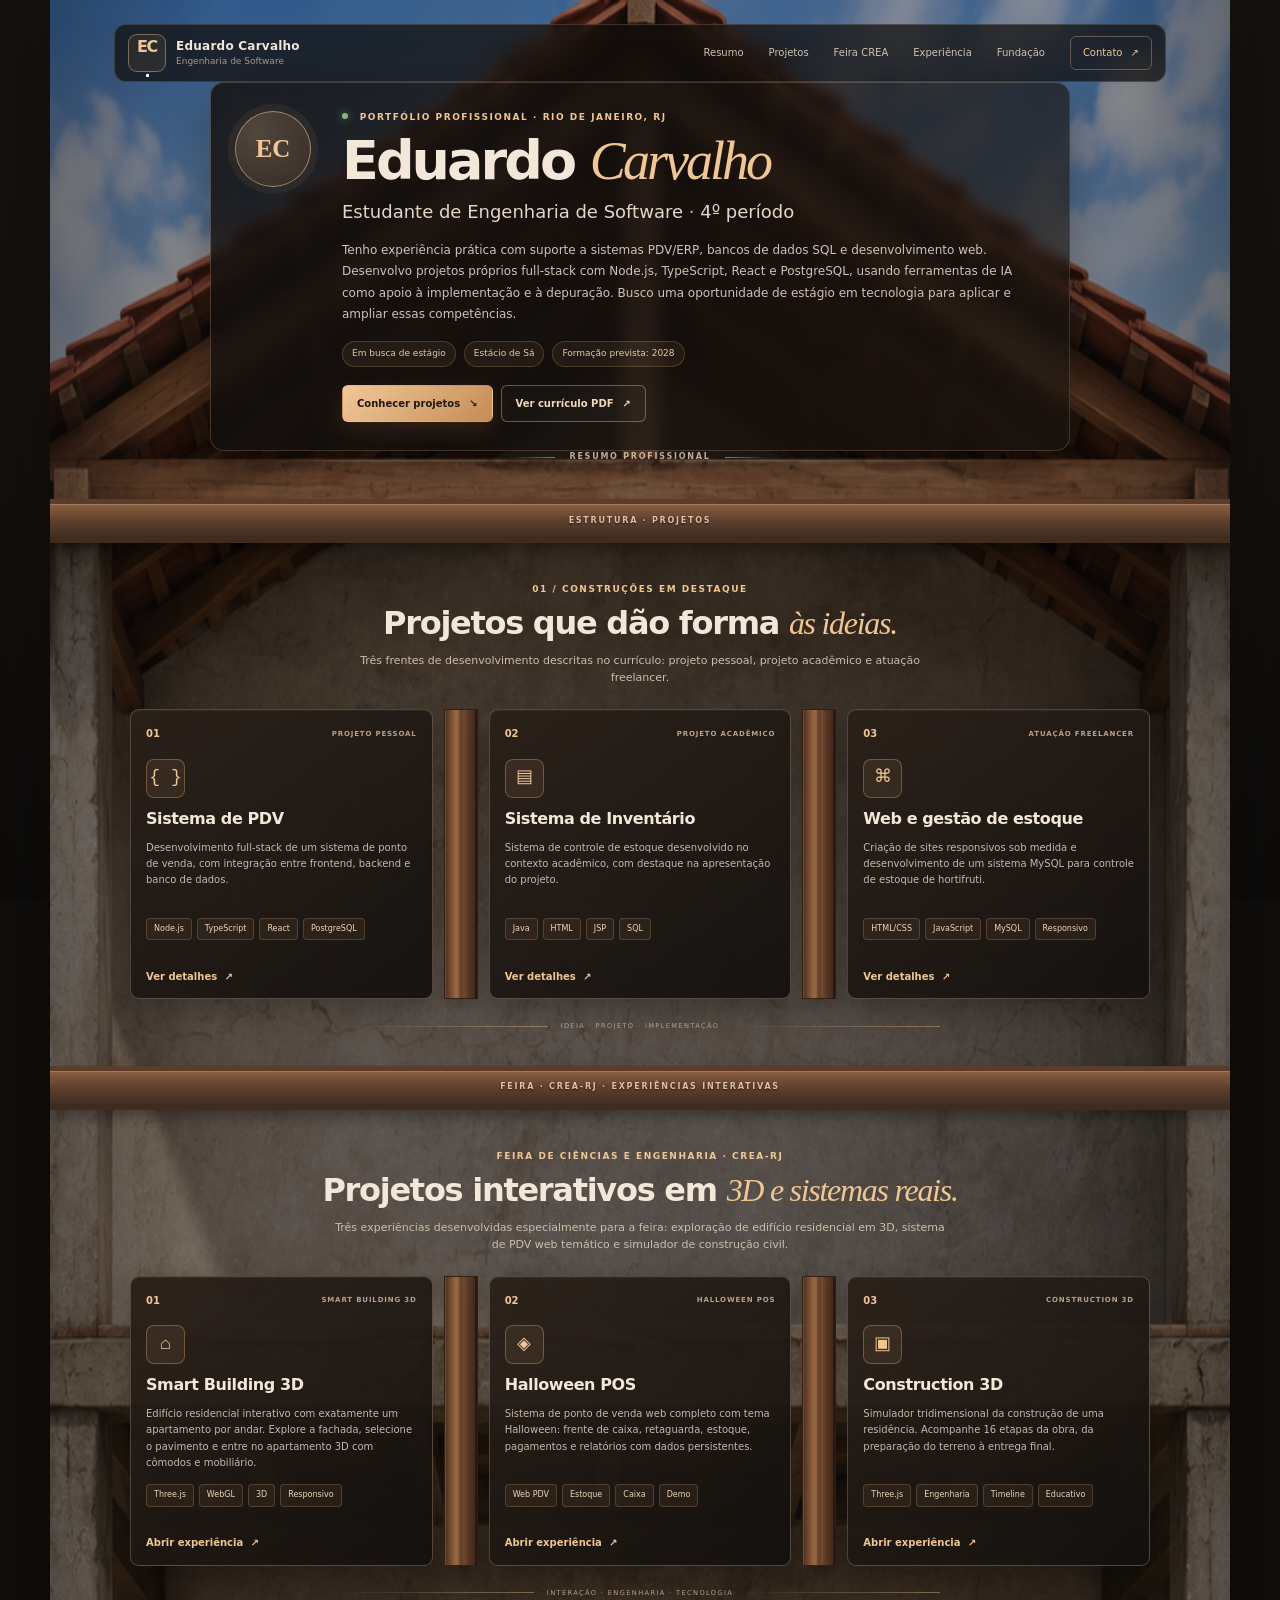
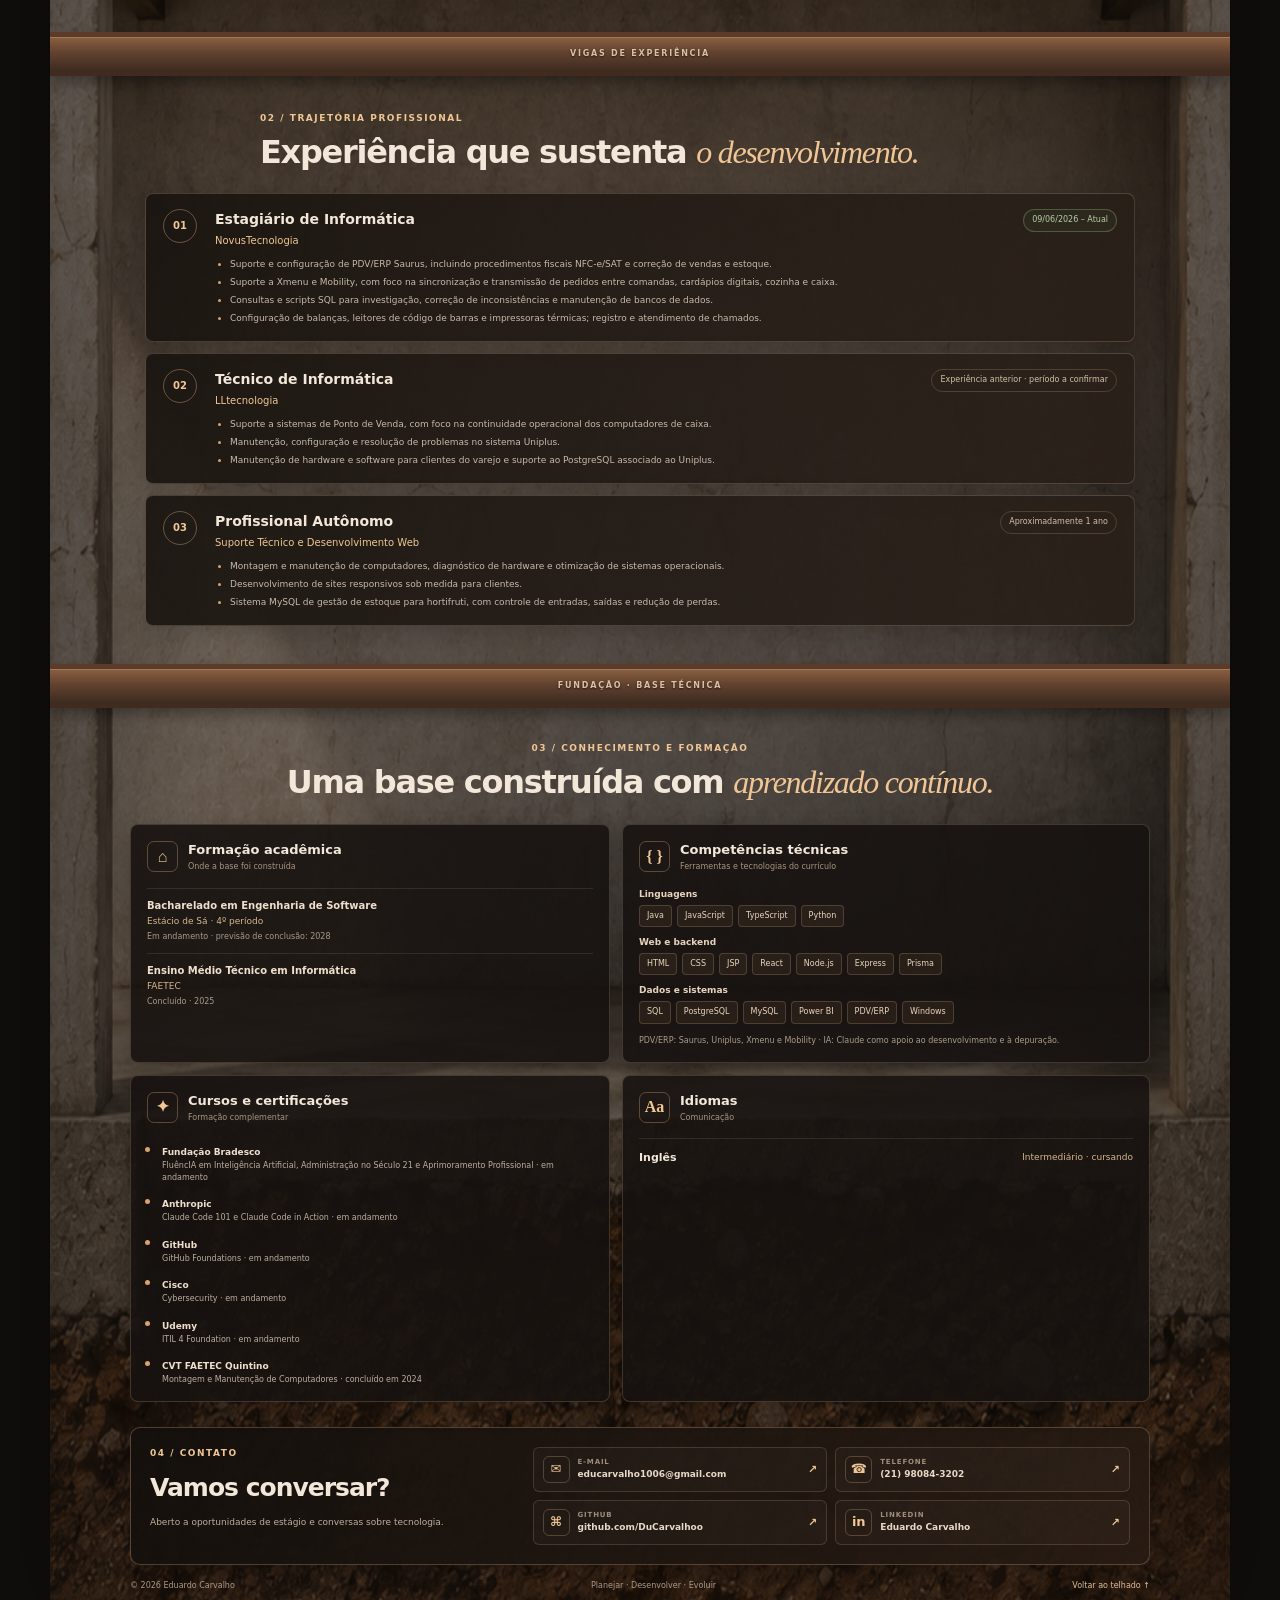
<file: index.html>
<!doctype html>
<html lang="pt-BR">
<head>
  <meta charset="utf-8">
  <meta name="viewport" content="width=device-width, initial-scale=1">
  <meta name="theme-color" content="#17120f">
  <meta name="description" content="Portfólio de Eduardo Carvalho, estudante de Engenharia de Software com experiência em suporte a sistemas PDV/ERP, bancos de dados e desenvolvimento web.">
  <title>Eduardo Carvalho | Engenharia de Software</title>
  <link rel="preload" as="image" href="assets/estrutura-casa.png">
  <link rel="stylesheet" href="styles.css">
  <script src="script.js" defer></script>
</head>
<body>
  <main class="house-site">
    <div class="scene-shade" aria-hidden="true"></div>

    <section class="roof-room" id="resumo" aria-labelledby="hero-title">
      <header class="site-header">
        <a class="brand" href="#resumo" aria-label="Eduardo Carvalho, início">
          <span class="brand-mark">EC<span>.</span></span>
          <span class="brand-name"><strong>Eduardo Carvalho</strong><small>Engenharia de Software</small></span>
        </a>
        <button class="menu-toggle" type="button" aria-label="Abrir menu" aria-expanded="false" aria-controls="site-nav">
          <span></span><span></span><span></span>
        </button>
        <nav class="site-nav" id="site-nav" aria-label="Navegação principal">
          <a href="#resumo">Resumo</a>
          <a href="#projetos">Projetos</a>
          <a href="#feira">Feira CREA</a>
          <a href="#experiencia">Experiência</a>
          <a href="#fundacao">Fundação</a>
          <a class="nav-contact" href="#contato">Contato <span aria-hidden="true">↗</span></a>
        </nav>
      </header>

      <div class="hero-content reveal">
        <div class="hero-avatar" aria-hidden="true">EC</div>
        <div class="hero-text">
          <p class="eyebrow"><span class="status-dot"></span> PORTFÓLIO PROFISSIONAL · RIO DE JANEIRO, RJ</p>
          <h1 id="hero-title">Eduardo <em>Carvalho</em></h1>
          <h2>Estudante de Engenharia de Software <span>·</span> 4º período</h2>
          <p class="professional-summary">Tenho experiência prática com suporte a sistemas PDV/ERP, bancos de dados SQL e desenvolvimento web. Desenvolvo projetos próprios full-stack com Node.js, TypeScript, React e PostgreSQL, usando ferramentas de IA como apoio à implementação e à depuração. Busco uma oportunidade de estágio em tecnologia para aplicar e ampliar essas competências.</p>
          <div class="hero-tags">
            <span>Em busca de estágio</span>
            <span>Estácio de Sá</span>
            <span>Formação prevista: 2028</span>
          </div>
          <div class="hero-actions">
            <a class="button button-primary" href="#projetos">Conhecer projetos <span aria-hidden="true">↘</span></a>
            <a class="button button-outline" href="assets/curriculo-eduardo.pdf" target="_blank" rel="noopener">Ver currículo PDF <span aria-hidden="true">↗</span></a>
          </div>
        </div>
      </div>
      <div class="roof-caption"><span class="caption-rule"></span> RESUMO PROFISSIONAL <span class="caption-rule"></span></div>
    </section>

    <div class="floor-beam" aria-hidden="true"><span>ESTRUTURA · PROJETOS</span></div>

    <section class="projects-room" id="projetos" aria-labelledby="projects-title">
      <div class="section-heading reveal">
        <p class="eyebrow">01 / CONSTRUÇÕES EM DESTAQUE</p>
        <h2 id="projects-title">Projetos que dão forma <em>às ideias.</em></h2>
        <p class="section-intro">Três frentes de desenvolvimento descritas no currículo: projeto pessoal, projeto acadêmico e atuação freelancer.</p>
      </div>

      <div class="project-structure">
        <article class="project-card reveal">
          <div class="project-meta"><span class="project-number">01</span><span class="project-kind">PROJETO PESSOAL</span></div>
          <div class="project-icon" aria-hidden="true">{ }</div>
          <h3>Sistema de PDV</h3>
          <p>Desenvolvimento full-stack de um sistema de ponto de venda, com integração entre frontend, backend e banco de dados.</p>
          <div class="tag-row"><span>Node.js</span><span>TypeScript</span><span>React</span><span>PostgreSQL</span></div>
          <button class="details-link" type="button" data-title="Sistema de PDV" data-origin="Projeto pessoal" data-description="Backend desenvolvido com Node.js, Express, TypeScript, Prisma e PostgreSQL; frontend com React e Vite. O trabalho inclui depuração de integração entre frontend e backend, incluindo autenticação de usuários, e planejamento do módulo de caixa: abertura, fechamento, sangria e retirada. Ferramentas de IA como Claude foram utilizadas como apoio ao desenvolvimento e à resolução de problemas técnicos." data-stack="Node.js · Express · TypeScript · Prisma · PostgreSQL · React · Vite">Ver detalhes <span aria-hidden="true">↗</span></button>
        </article>

        <div class="structural-pillar" aria-hidden="true"><i></i></div>

        <article class="project-card reveal">
          <div class="project-meta"><span class="project-number">02</span><span class="project-kind">PROJETO ACADÊMICO</span></div>
          <div class="project-icon" aria-hidden="true">▤</div>
          <h3>Sistema de Inventário</h3>
          <p>Sistema de controle de estoque desenvolvido no contexto acadêmico, com destaque na apresentação do projeto.</p>
          <div class="tag-row"><span>Java</span><span>HTML</span><span>JSP</span><span>SQL</span></div>
          <button class="details-link" type="button" data-title="Sistema de Inventário" data-origin="Projeto acadêmico" data-description="Desenvolvimento de um sistema de controle de estoque utilizando Java, HTML, JSP e SQL. O currículo registra destaque acadêmico para o projeto." data-stack="Java · HTML · JSP · SQL">Ver detalhes <span aria-hidden="true">↗</span></button>
        </article>

        <div class="structural-pillar" aria-hidden="true"><i></i></div>

        <article class="project-card reveal">
          <div class="project-meta"><span class="project-number">03</span><span class="project-kind">ATUAÇÃO FREELANCER</span></div>
          <div class="project-icon" aria-hidden="true">⌘</div>
          <h3>Web e gestão de estoque</h3>
          <p>Criação de sites responsivos sob medida e desenvolvimento de um sistema MySQL para controle de estoque de hortifruti.</p>
          <div class="tag-row"><span>HTML/CSS</span><span>JavaScript</span><span>MySQL</span><span>Responsivo</span></div>
          <button class="details-link" type="button" data-title="Desenvolvimento web e gestão de estoque" data-origin="Atuação autônoma · aproximadamente 1 ano" data-description="Atuação como profissional autônomo em suporte técnico e desenvolvimento web. Incluiu desenvolvimento de sites responsivos sob medida para clientes e criação de um sistema de gestão de estoque para hortifruti em MySQL, controlando entradas, saídas e redução de perdas." data-stack="Desenvolvimento web · HTML · CSS · JavaScript · MySQL">Ver detalhes <span aria-hidden="true">↗</span></button>
        </article>
      </div>
      <div class="project-foundation-line"><span></span><small>IDEIA · PROJETO · IMPLEMENTAÇÃO</small><span></span></div>
    </section>

    <div class="floor-beam" aria-hidden="true"><span>FEIRA · CREA-RJ · EXPERIÊNCIAS INTERATIVAS</span></div>

    <section class="projects-room feira-room" id="feira" aria-labelledby="feira-title">
      <div class="section-heading reveal">
        <p class="eyebrow">FEIRA DE CIÊNCIAS E ENGENHARIA · CREA-RJ</p>
        <h2 id="feira-title">Projetos interativos em <em>3D e sistemas reais.</em></h2>
        <p class="section-intro">Três experiências desenvolvidas especialmente para a feira: exploração de edifício residencial em 3D, sistema de PDV web temático e simulador de construção civil.</p>
      </div>

      <div class="project-structure feira-structure">
        <article class="project-card reveal feira-card">
          <div class="project-meta"><span class="project-number">01</span><span class="project-kind">SMART BUILDING 3D</span></div>
          <div class="project-icon" aria-hidden="true">⌂</div>
          <h3>Smart Building 3D</h3>
          <p>Edifício residencial interativo com exatamente um apartamento por andar. Explore a fachada, selecione o pavimento e entre no apartamento 3D com cômodos e mobiliário.</p>
          <div class="tag-row"><span>Three.js</span><span>WebGL</span><span>3D</span><span>Responsivo</span></div>
          <a class="details-link" href="projetos/smart-building-3d/">Abrir experiência <span aria-hidden="true">↗</span></a>
        </article>

        <div class="structural-pillar" aria-hidden="true"><i></i></div>

        <article class="project-card reveal feira-card">
          <div class="project-meta"><span class="project-number">02</span><span class="project-kind">HALLOWEEN POS</span></div>
          <div class="project-icon" aria-hidden="true">◈</div>
          <h3>Halloween POS</h3>
          <p>Sistema de ponto de venda web completo com tema Halloween: frente de caixa, retaguarda, estoque, pagamentos e relatórios com dados persistentes.</p>
          <div class="tag-row"><span>Web PDV</span><span>Estoque</span><span>Caixa</span><span>Demo</span></div>
          <a class="details-link" href="projetos/halloween-pos/">Abrir experiência <span aria-hidden="true">↗</span></a>
        </article>

        <div class="structural-pillar" aria-hidden="true"><i></i></div>

        <article class="project-card reveal feira-card">
          <div class="project-meta"><span class="project-number">03</span><span class="project-kind">CONSTRUCTION 3D</span></div>
          <div class="project-icon" aria-hidden="true">▣</div>
          <h3>Construction 3D</h3>
          <p>Simulador tridimensional da construção de uma residência. Acompanhe 16 etapas da obra, da preparação do terreno à entrega final.</p>
          <div class="tag-row"><span>Three.js</span><span>Engenharia</span><span>Timeline</span><span>Educativo</span></div>
          <a class="details-link" href="projetos/construction-3d/">Abrir experiência <span aria-hidden="true">↗</span></a>
        </article>
      </div>
      <div class="project-foundation-line"><span></span><small>INTERAÇÃO · ENGENHARIA · TECNOLOGIA</small><span></span></div>
    </section>

    <div class="floor-beam experience-beam" aria-hidden="true"><span>VIGAS DE EXPERIÊNCIA</span></div>

    <section class="experience-room" id="experiencia" aria-labelledby="experience-title">
      <div class="section-heading section-heading-left reveal">
        <p class="eyebrow">02 / TRAJETÓRIA PROFISSIONAL</p>
        <h2 id="experience-title">Experiência que sustenta <em>o desenvolvimento.</em></h2>
      </div>

      <div class="experience-list">
        <article class="experience-card reveal">
          <div class="experience-marker">01</div>
          <div class="experience-main">
            <div class="experience-title-row"><div><h3>Estagiário de Informática</h3><p class="company">NovusTecnologia</p></div><span class="period current">09/06/2026 – Atual</span></div>
            <ul>
              <li>Suporte e configuração de PDV/ERP Saurus, incluindo procedimentos fiscais NFC-e/SAT e correção de vendas e estoque.</li>
              <li>Suporte a Xmenu e Mobility, com foco na sincronização e transmissão de pedidos entre comandas, cardápios digitais, cozinha e caixa.</li>
              <li>Consultas e scripts SQL para investigação, correção de inconsistências e manutenção de bancos de dados.</li>
              <li>Configuração de balanças, leitores de código de barras e impressoras térmicas; registro e atendimento de chamados.</li>
            </ul>
          </div>
        </article>

        <article class="experience-card reveal">
          <div class="experience-marker">02</div>
          <div class="experience-main">
            <div class="experience-title-row"><div><h3>Técnico de Informática</h3><p class="company">LLtecnologia</p></div><span class="period">Experiência anterior · período a confirmar</span></div>
            <ul>
              <li>Suporte a sistemas de Ponto de Venda, com foco na continuidade operacional dos computadores de caixa.</li>
              <li>Manutenção, configuração e resolução de problemas no sistema Uniplus.</li>
              <li>Manutenção de hardware e software para clientes do varejo e suporte ao PostgreSQL associado ao Uniplus.</li>
            </ul>
          </div>
        </article>

        <article class="experience-card reveal">
          <div class="experience-marker">03</div>
          <div class="experience-main">
            <div class="experience-title-row"><div><h3>Profissional Autônomo</h3><p class="company">Suporte Técnico e Desenvolvimento Web</p></div><span class="period">Aproximadamente 1 ano</span></div>
            <ul>
              <li>Montagem e manutenção de computadores, diagnóstico de hardware e otimização de sistemas operacionais.</li>
              <li>Desenvolvimento de sites responsivos sob medida para clientes.</li>
              <li>Sistema MySQL de gestão de estoque para hortifruti, com controle de entradas, saídas e redução de perdas.</li>
            </ul>
          </div>
        </article>
      </div>
    </section>

    <div class="floor-beam foundation-beam" aria-hidden="true"><span>FUNDAÇÃO · BASE TÉCNICA</span></div>

    <section class="foundation-room" id="fundacao" aria-labelledby="foundation-title">
      <div class="section-heading reveal">
        <p class="eyebrow">03 / CONHECIMENTO E FORMAÇÃO</p>
        <h2 id="foundation-title">Uma base construída com <em>aprendizado contínuo.</em></h2>
      </div>

      <div class="foundation-grid">
        <article class="foundation-card reveal">
          <div class="foundation-card-heading"><span class="foundation-symbol">⌂</span><div><h3>Formação acadêmica</h3><p>Onde a base foi construída</p></div></div>
          <div class="education-item"><strong>Bacharelado em Engenharia de Software</strong><span>Estácio de Sá · 4º período</span><small>Em andamento · previsão de conclusão: 2028</small></div>
          <div class="education-item"><strong>Ensino Médio Técnico em Informática</strong><span>FAETEC</span><small>Concluído · 2025</small></div>
        </article>

        <article class="foundation-card reveal">
          <div class="foundation-card-heading"><span class="foundation-symbol">{ }</span><div><h3>Competências técnicas</h3><p>Ferramentas e tecnologias do currículo</p></div></div>
          <div class="skill-group"><strong>Linguagens</strong><div class="tag-row"><span>Java</span><span>JavaScript</span><span>TypeScript</span><span>Python</span></div></div>
          <div class="skill-group"><strong>Web e backend</strong><div class="tag-row"><span>HTML</span><span>CSS</span><span>JSP</span><span>React</span><span>Node.js</span><span>Express</span><span>Prisma</span></div></div>
          <div class="skill-group"><strong>Dados e sistemas</strong><div class="tag-row"><span>SQL</span><span>PostgreSQL</span><span>MySQL</span><span>Power BI</span><span>PDV/ERP</span><span>Windows</span></div></div>
          <p class="systems-note">PDV/ERP: Saurus, Uniplus, Xmenu e Mobility · IA: Claude como apoio ao desenvolvimento e à depuração.</p>
        </article>

        <article class="foundation-card courses-card reveal">
          <div class="foundation-card-heading"><span class="foundation-symbol">✦</span><div><h3>Cursos e certificações</h3><p>Formação complementar</p></div></div>
          <ul class="course-list">
            <li><strong>Fundação Bradesco</strong><span>FluêncIA em Inteligência Artificial, Administração no Século 21 e Aprimoramento Profissional · em andamento</span></li>
            <li><strong>Anthropic</strong><span>Claude Code 101 e Claude Code in Action · em andamento</span></li>
            <li><strong>GitHub</strong><span>GitHub Foundations · em andamento</span></li>
            <li><strong>Cisco</strong><span>Cybersecurity · em andamento</span></li>
            <li><strong>Udemy</strong><span>ITIL 4 Foundation · em andamento</span></li>
            <li><strong>CVT FAETEC Quintino</strong><span>Montagem e Manutenção de Computadores · concluído em 2024</span></li>
          </ul>
        </article>

        <article class="foundation-card language-card reveal">
          <div class="foundation-card-heading"><span class="foundation-symbol">Aa</span><div><h3>Idiomas</h3><p>Comunicação</p></div></div>
          <div class="language-level"><strong>Inglês</strong><span>Intermediário · cursando</span></div>
        </article>
      </div>

      <div class="contact-foundation" id="contato">
        <div class="contact-heading"><p class="eyebrow">04 / CONTATO</p><h2>Vamos conversar?</h2><p>Aberto a oportunidades de estágio e conversas sobre tecnologia.</p></div>
        <div class="contact-links">
          <a href="mailto:educarvalho1006@gmail.com"><span class="contact-icon">✉</span><span><small>E-MAIL</small><strong>educarvalho1006@gmail.com</strong></span><b>↗</b></a>
          <a href="tel:+5521980843202"><span class="contact-icon">☎</span><span><small>TELEFONE</small><strong>(21) 98084-3202</strong></span><b>↗</b></a>
          <a href="https://github.com/DuCarvalhoo" target="_blank" rel="noopener"><span class="contact-icon">⌘</span><span><small>GITHUB</small><strong>github.com/DuCarvalhoo</strong></span><b>↗</b></a>
          <a href="https://www.linkedin.com/in/eduardo-carvalho-6b63ab324/" target="_blank" rel="noopener"><span class="contact-icon">in</span><span><small>LINKEDIN</small><strong>Eduardo Carvalho</strong></span><b>↗</b></a>
        </div>
      </div>

      <footer class="site-footer"><span>© <span id="current-year"></span> Eduardo Carvalho</span><span>Planejar · Desenvolver · Evoluir</span><a href="#resumo">Voltar ao telhado ↑</a></footer>
    </section>
  </main>

  <dialog class="project-dialog" id="project-dialog" aria-labelledby="dialog-title">
    <button class="dialog-close" type="button" aria-label="Fechar detalhes">×</button>
    <p class="eyebrow" id="dialog-origin">DETALHES DO PROJETO</p>
    <h2 id="dialog-title"></h2>
    <p id="dialog-description"></p>
    <div class="dialog-stack" id="dialog-stack"></div>
  </dialog>
</body>
</html>
</file>
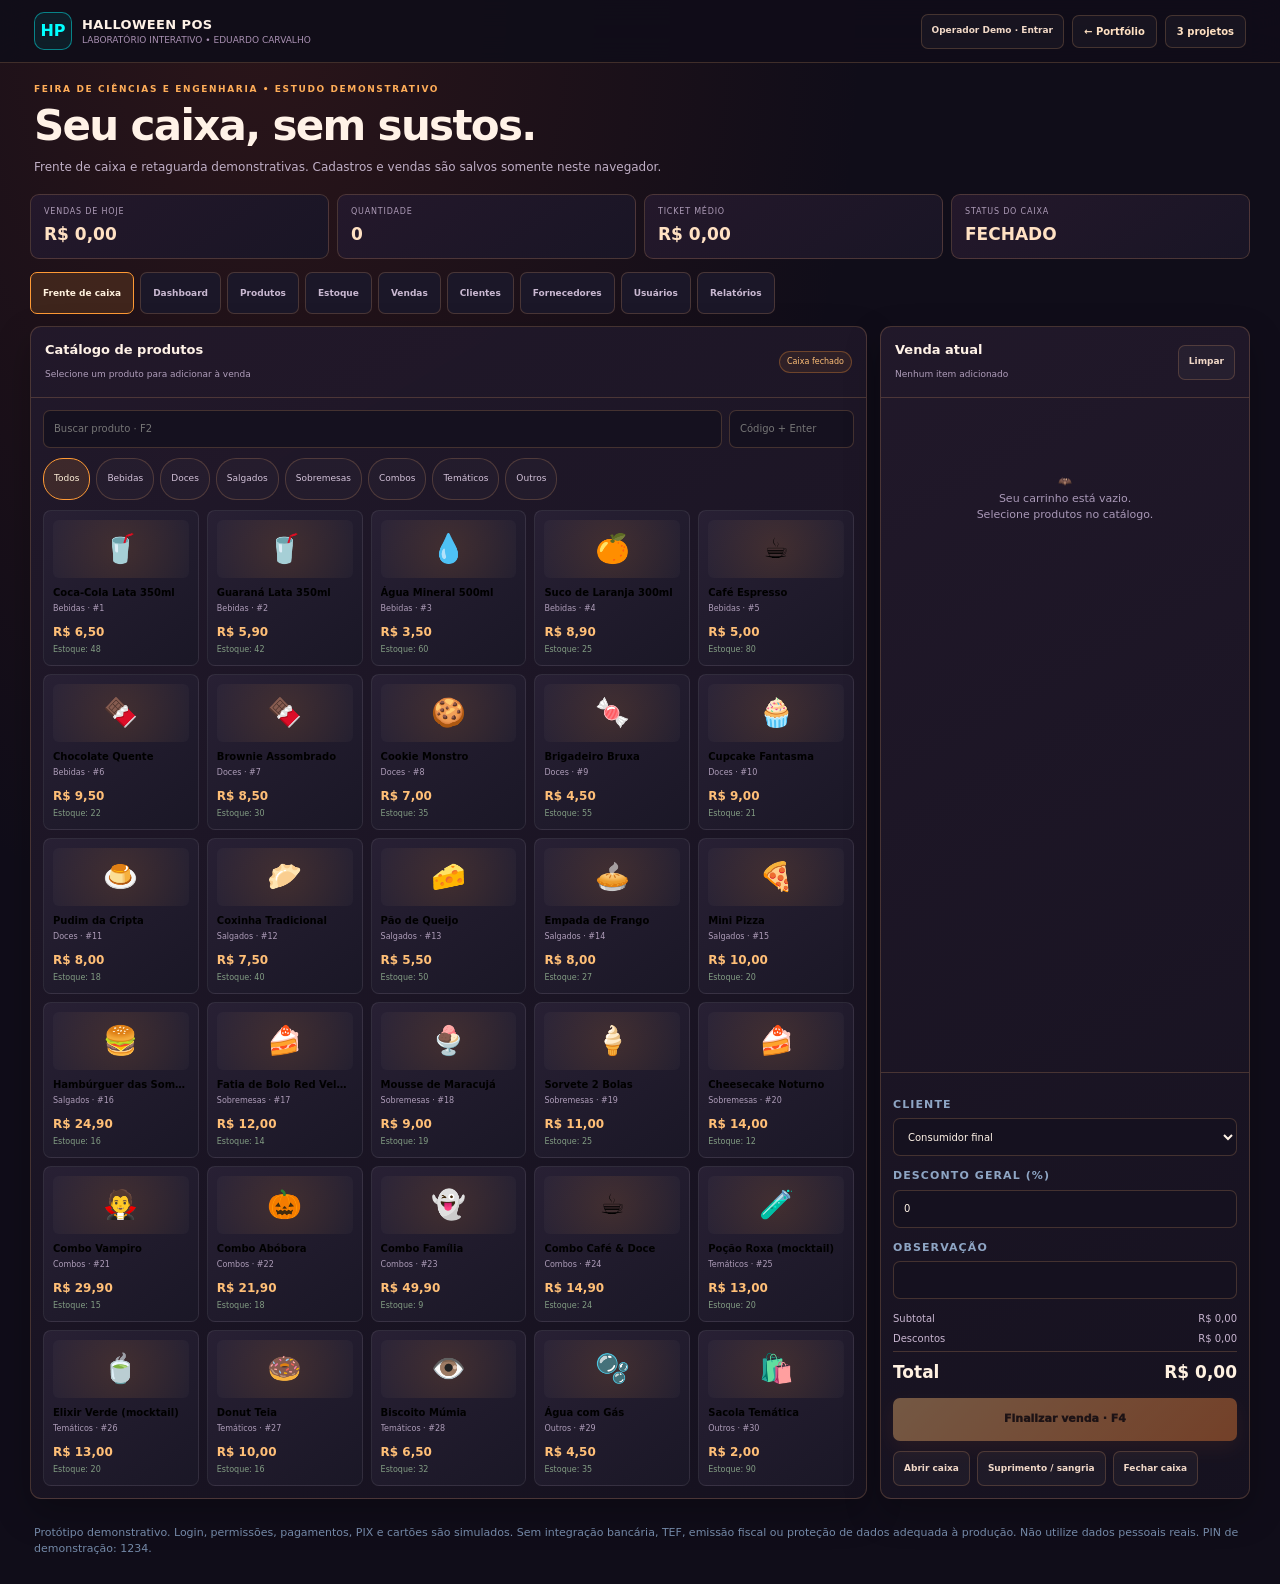
<file: projetos/halloween-pos/index.html>
<!doctype html><html lang="pt-BR"><head><meta charset="utf-8"><meta name="viewport" content="width=device-width,initial-scale=1"><title>HALLOWEEN POS — Eduardo Carvalho</title><link rel="stylesheet" href="../_shared/projects.css"><link rel="stylesheet" href="../_shared/integration.css"></head><body class="pos-app"><header class="app-header"><div class="app-brand"><span class="brand-symbol">HP</span><div class="brand-title"><strong>HALLOWEEN POS</strong><small>LABORATÓRIO INTERATIVO • EDUARDO CARVALHO</small></div></div><div class="header-actions"><button id="login-button" class="pos-secondary" >Operador Demo · Entrar</button><a class="back-link" href="../../#projetos-interativos">← Portfólio</a><a class="back-link" href="../../laboratorio.html">3 projetos</a></div></header><section class="page-intro"><p class="eyebrow">FEIRA DE CIÊNCIAS E ENGENHARIA • ESTUDO DEMONSTRATIVO</p><h1>Seu caixa, sem sustos.</h1><p>Frente de caixa e retaguarda demonstrativas. Cadastros e vendas são salvos somente neste navegador.</p></section><section class="pos-top-stats"><div class="pos-stat"><small>Vendas de hoje</small><strong id="stat-sales">R$ 0,00</strong></div><div class="pos-stat"><small>Quantidade</small><strong id="stat-count">0</strong></div><div class="pos-stat"><small>Ticket médio</small><strong id="stat-ticket">R$ 0,00</strong></div><div class="pos-stat"><small>Status do caixa</small><strong id="stat-cash">FECHADO</strong></div></section><nav class="pos-nav" aria-label="Módulos"><button data-view="pdv" class="active">Frente de caixa</button><button data-view="dashboard" class="">Dashboard</button><button data-view="products" class="">Produtos</button><button data-view="stock" class="">Estoque</button><button data-view="sales" class="">Vendas</button><button data-view="customers" class="">Clientes</button><button data-view="suppliers" class="">Fornecedores</button><button data-view="users" class="">Usuários</button><button data-view="reports" class="">Relatórios</button></nav><main><section id="view-pdv" class="pos-shell"><section class="pos-panel"><div class="pos-panel-head"><div><h2>Catálogo de produtos</h2><small>Selecione um produto para adicionar à venda</small></div><span id="cash-status-pill" class="status-pill warn">Caixa fechado</span></div><div class="pos-catalog"><div class="pos-search-row"><input id="product-search" class="pos-input" placeholder="Buscar produto · F2" aria-label="Buscar produto"><input id="barcode-input" class="pos-input" placeholder="Código + Enter" aria-label="Código de barras"></div><div id="pos-categories" class="pos-categories"></div><div id="product-grid" class="product-grid"></div></div></section><aside class="pos-panel pos-cart"><div class="pos-panel-head"><div><h2>Venda atual</h2><small id="cart-count">Nenhum item adicionado</small></div><button id="clear-cart" class="pos-secondary" >Limpar</button></div><div id="cart-lines" class="cart-lines"></div><div class="cart-bottom"><label class="field-label" for="sale-customer">Cliente</label><select id="sale-customer" class="pos-select"></select><label class="field-label" for="sale-discount">Desconto geral (%)</label><input id="sale-discount" class="pos-input" type="number" min="0" max="100" value="0"><label class="field-label" for="sale-note">Observação</label><input id="sale-note" class="pos-input"><div class="cart-totals"><div class="total-line "><span>Subtotal</span><span id="cart-subtotal">R$ 0,00</span></div><div class="total-line "><span>Descontos</span><span id="cart-discount">R$ 0,00</span></div><div class="total-line grand"><span>Total</span><span id="cart-total">R$ 0,00</span></div></div><button id="pay-button" class="pos-primary" >Finalizar venda · F4</button><div class="sim-controls"><button id="cash-open" class="pos-secondary" >Abrir caixa</button><button id="cash-actions" class="pos-secondary" >Suprimento / sangria</button><button id="cash-close" class="pos-secondary" >Fechar caixa</button></div></div></aside></section><section id="view-admin" class="admin-wrap hidden"><div class="pos-panel"><div class="pos-panel-head"><div><h2 id="admin-title">Visão geral</h2><small id="admin-subtitle">Retaguarda administrativa</small></div><div class="admin-actions"><button id="admin-new" class="pos-secondary" >Novo cadastro</button><button id="export-csv" class="pos-secondary" >Exportar CSV</button></div></div><div id="admin-content" style="padding:14px"></div></div></section></main><div id="modal" class="modal-backdrop"><section class="modal-box" role="dialog" aria-modal="true" aria-labelledby="modal-title"><div class="modal-head"><h2 id="modal-title"></h2><button id="modal-close" class="modal-close" aria-label="Fechar">×</button></div><div id="modal-content"></div></section></div><footer class="app-footer">Protótipo demonstrativo. Login, permissões, pagamentos, PIX e cartões são simulados. Sem integração bancária, TEF, emissão fiscal ou proteção de dados adequada à produção. Não utilize dados pessoais reais. PIN de demonstração: 1234.</footer><script type="module" src="./halloween-pos.js"></script></body></html>
</file>
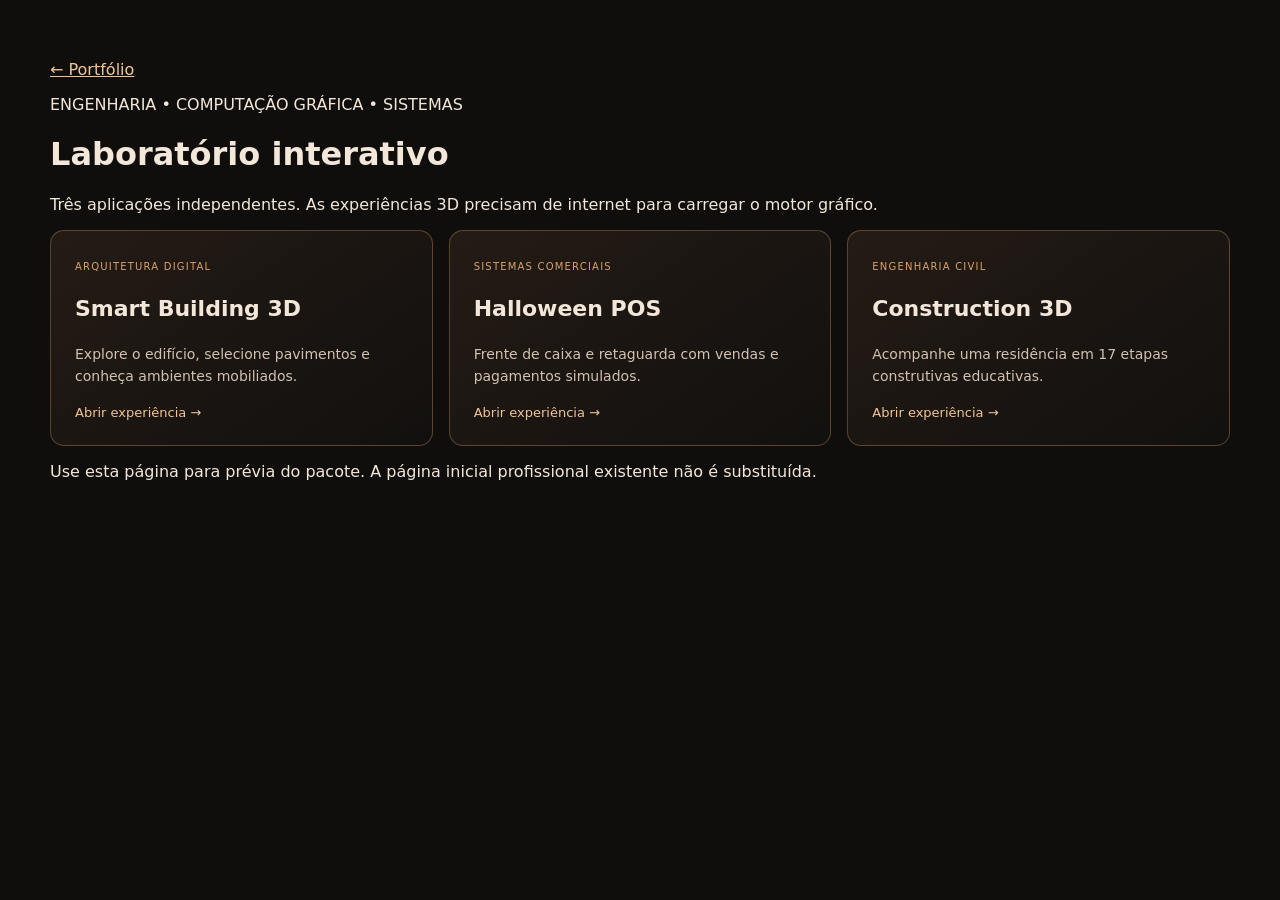
<file: laboratorio.html>
<!doctype html><html lang="pt-BR"><head><meta charset="utf-8"><meta name="viewport" content="width=device-width,initial-scale=1"><title>Laboratório — três projetos</title><link rel="stylesheet" href="./projetos/_shared/cards.css"><style>body{margin:0;background:#100e0c}a{color:#f0c695}</style></head><body><main class="lab-integration"><a href="./">← Portfólio</a><p>ENGENHARIA • COMPUTAÇÃO GRÁFICA • SISTEMAS</p><h1>Laboratório interativo</h1><p>Três aplicações independentes. As experiências 3D precisam de internet para carregar o motor gráfico.</p><div class="lab-grid"><a class="lab-card" href="./projetos/smart-building-3d/"><small>Arquitetura digital</small><h3>Smart Building 3D</h3><p>Explore o edifício, selecione pavimentos e conheça ambientes mobiliados.</p><span>Abrir experiência →</span></a><a class="lab-card" href="./projetos/halloween-pos/"><small>Sistemas comerciais</small><h3>Halloween POS</h3><p>Frente de caixa e retaguarda com vendas e pagamentos simulados.</p><span>Abrir experiência →</span></a><a class="lab-card" href="./projetos/construction-3d/"><small>Engenharia civil</small><h3>Construction 3D</h3><p>Acompanhe uma residência em 17 etapas construtivas educativas.</p><span>Abrir experiência →</span></a></div><p>Use esta página para prévia do pacote. A página inicial profissional existente não é substituída.</p></main></body></html>
</file>
<file: styles.css>
:root {
  color-scheme: dark;
  --paper: #f2e7d9;
  --muted: #d1c2b1;
  --muted-2: #aa9b8c;
  --gold: #d8a36d;
  --gold-light: #f0c695;
  --wood: #70452b;
  --ink: #1a1511;
  --panel: rgba(22, 18, 15, .84);
  --panel-soft: rgba(32, 25, 20, .78);
  --line: rgba(223, 180, 137, .26);
  --shadow: 0 18px 55px rgba(0, 0, 0, .38);
}
* { box-sizing: border-box; }
html { scroll-behavior: smooth; scroll-padding-top: 20px; }
body { margin: 0; min-width: 320px; background: #100e0c; color: var(--paper); font-family: Inter, ui-sans-serif, system-ui, -apple-system, BlinkMacSystemFont, "Segoe UI", sans-serif; line-height: 1.55; }
body::before { content: ""; position: fixed; inset: 0; z-index: -2; background: radial-gradient(ellipse at 50% 0, #493321 0, #191410 55%, #0c0b0a 100%); }
a { color: inherit; text-decoration: none; }
button { font: inherit; }
.house-site { position: relative; isolation: isolate; width: min(100%, 1180px); margin: 0 auto; overflow: hidden; background-image: linear-gradient(180deg, rgba(12, 10, 9, .42), rgba(13, 11, 9, .58)), url("assets/estrutura-casa.png"); background-size: 100% 100%; background-repeat: no-repeat; box-shadow: 0 0 80px rgba(0,0,0,.3); }
.scene-shade { position: absolute; inset: 0; z-index: -1; pointer-events: none; background: linear-gradient(90deg, rgba(10,8,7,.25), transparent 14%, transparent 86%, rgba(10,8,7,.25)); }
.roof-room { min-height: 490px; padding: 24px clamp(22px, 5vw, 64px) 36px; position: relative; display: flex; flex-direction: column; }
.site-header { width: 100%; display: flex; justify-content: space-between; align-items: center; gap: 20px; padding: 9px 13px; border: 1px solid rgba(235, 204, 172, .18); border-radius: 12px; background: rgba(17, 14, 12, .72); backdrop-filter: blur(12px); }
.brand { display: flex; gap: 10px; align-items: center; min-width: max-content; }
.brand-mark { display: grid; place-items: center; width: 38px; height: 38px; border: 1px solid rgba(233, 187, 139, .45); border-radius: 9px; color: var(--gold-light); font-weight: 800; letter-spacing: -.08em; background: rgba(210, 153, 98, .09); }
.brand-mark span { color: #fff; }
.brand-name strong, .brand-name small { display: block; }
.brand-name strong { font-size: 12px; letter-spacing: .02em; }
.brand-name small { color: var(--muted-2); font-size: 9px; }
.site-nav { display: flex; align-items: center; gap: clamp(10px, 2vw, 25px); }
.site-nav a { color: #d3c4b4; font-size: 10px; transition: color .2s ease; }
.site-nav a:hover, .site-nav a.active { color: var(--gold-light); }
.site-nav .nav-contact { padding: 8px 12px; border: 1px solid rgba(222, 174, 126, .38); border-radius: 6px; color: var(--gold-light); }
.nav-contact span { margin-left: 5px; }
.menu-toggle { display: none; }
.hero-content { display: grid; grid-template-columns: 84px minmax(0, 720px); align-items: start; gap: 23px; width: min(100%, 860px); margin: auto; padding: 28px 24px; border: 1px solid rgba(232, 205, 176, .2); border-radius: 14px; background: linear-gradient(105deg, rgba(18, 15, 13, .84), rgba(25, 20, 16, .66)); box-shadow: var(--shadow); backdrop-filter: blur(7px); }
.hero-avatar { display: grid; place-items: center; width: 76px; height: 76px; border: 1px solid rgba(232, 188, 144, .6); border-radius: 50%; color: var(--gold-light); background: radial-gradient(circle at 30% 25%, rgba(237, 195, 149, .24), rgba(93, 59, 37, .42)); font-family: Georgia, serif; font-size: 25px; font-weight: 700; box-shadow: 0 0 0 7px rgba(216, 163, 109, .07); }
.eyebrow { margin: 0 0 8px; color: var(--gold-light); font-size: 9px; font-weight: 800; letter-spacing: .17em; }
.status-dot { display: inline-block; width: 6px; height: 6px; margin: 0 7px 1px 0; border-radius: 50%; background: #89b77d; box-shadow: 0 0 9px rgba(137,183,125,.65); }
.hero-text h1 { margin: 0; font-size: clamp(35px, 5vw, 54px); letter-spacing: -.055em; line-height: 1.05; }
h1 em, h2 em { color: var(--gold-light); font-family: Georgia, "Times New Roman", serif; font-weight: 500; }
.hero-text h2 { margin: 8px 0 14px; color: #e4d6c7; font-size: clamp(14px, 1.7vw, 18px); font-weight: 500; }
.hero-text h2 span { color: var(--gold); }
.professional-summary { max-width: 750px; margin: 0; color: #d0c2b4; font-size: 12px; line-height: 1.8; }
.hero-tags, .hero-actions { display: flex; flex-wrap: wrap; gap: 8px; }
.hero-tags { margin-top: 15px; }
.hero-tags span { padding: 5px 9px; border: 1px solid rgba(226, 180, 135, .22); border-radius: 30px; color: #dfc9b2; background: rgba(216, 163, 109, .08); font-size: 9px; }
.hero-actions { margin-top: 18px; }
.button { display: inline-flex; align-items: center; justify-content: center; gap: 9px; min-height: 37px; padding: 0 14px; border: 1px solid transparent; border-radius: 6px; font-size: 10px; font-weight: 800; transition: transform .2s, background .2s, border-color .2s; }
.button:hover { transform: translateY(-2px); }
.button-primary { color: #21170f; background: linear-gradient(135deg, #f1c897, #c58c56); box-shadow: 0 7px 20px rgba(181, 118, 65, .19); }
.button-outline { border-color: rgba(230, 190, 150, .4); color: #f0d7bc; background: rgba(255,255,255,.025); }
.roof-caption { display: flex; align-items: center; justify-content: center; gap: 14px; color: #e3cdb5; font-size: 8px; font-weight: 800; letter-spacing: .22em; opacity: .82; }
.caption-rule { width: 44px; height: 1px; background: linear-gradient(90deg, transparent, rgba(230,190,150,.7)); }
.caption-rule:last-child { transform: rotate(180deg); }
.floor-beam { position: relative; z-index: 1; display: flex; align-items: center; justify-content: center; min-height: 44px; border-top: 5px solid rgba(95, 62, 42, .92); border-bottom: 5px solid rgba(62, 41, 29, .95); background: linear-gradient(180deg, #8a6040 0%, #62422f 45%, #3d2b20 100%); box-shadow: 0 7px 13px rgba(0,0,0,.32), inset 0 1px rgba(255,255,255,.17); }
.floor-beam span { color: rgba(255, 231, 203, .8); font-size: 8px; font-weight: 900; letter-spacing: .22em; text-shadow: 0 1px 2px #26180f; }
.projects-room { padding: 40px clamp(20px, 4.5vw, 54px) 34px; }
.section-heading { max-width: 760px; margin: 0 auto 23px; text-align: center; }
.section-heading h2 { margin: 0; font-size: clamp(23px, 3vw, 32px); letter-spacing: -.04em; line-height: 1.16; }
.section-intro { max-width: 620px; margin: 10px auto 0; color: #cdbdad; font-size: 11px; }
.project-structure { display: grid; grid-template-columns: minmax(0,1fr) 34px minmax(0,1fr) 34px minmax(0,1fr); align-items: stretch; gap: 11px; max-width: 1020px; margin: 0 auto; }
.project-card { position: relative; display: flex; flex-direction: column; min-width: 0; min-height: 290px; padding: 16px 15px 14px; border: 1px solid rgba(232, 204, 174, .26); border-radius: 9px; background: linear-gradient(145deg, rgba(42, 32, 25, .94), rgba(19, 16, 14, .94)); box-shadow: 0 12px 30px rgba(0,0,0,.27), inset 0 1px rgba(255,255,255,.05); transition: transform .24s ease, border-color .24s ease; }
.project-card:hover { transform: translateY(-4px); border-color: rgba(239, 194, 147, .65); }
.project-meta { display: flex; align-items: center; justify-content: space-between; gap: 8px; }
.project-number { color: var(--gold-light); font-size: 10px; font-weight: 900; }
.project-kind { color: #b8a18b; font-size: 7px; font-weight: 800; letter-spacing: .12em; text-align: right; }
.project-icon { display: grid; place-items: center; width: 39px; height: 39px; margin: 17px 0 9px; border: 1px solid rgba(220, 171, 124, .35); border-radius: 8px; color: var(--gold-light); background: rgba(221, 168, 118, .09); font-family: ui-monospace, monospace; font-size: 18px; }
.project-card h3 { margin: 0 0 8px; font-size: 16px; letter-spacing: -.025em; }
.project-card > p { min-height: 66px; margin: 0; color: #c7b8a9; font-size: 10px; line-height: 1.62; }
.tag-row { display: flex; flex-wrap: wrap; gap: 5px; margin-top: 12px; }
.tag-row span { padding: 4px 7px; border: 1px solid rgba(223, 178, 135, .22); border-radius: 4px; color: #ead5bc; background: rgba(210, 153, 98, .08); font-size: 8px; }
.details-link { align-self: flex-start; margin-top: auto; padding: 15px 0 0; border: 0; color: var(--gold-light); background: none; cursor: pointer; font-size: 10px; font-weight: 800; }
.details-link:hover { color: white; }
.details-link span { padding-left: 4px; }
.structural-pillar { position: relative; display: flex; justify-content: center; align-items: center; min-height: 100%; border: 1px solid rgba(50, 30, 19, .95); background: linear-gradient(90deg, #4a2e1d, #9a6844 35%, #5a3925 72%, #3d271b); box-shadow: inset 1px 0 rgba(242, 196, 145, .18), inset -2px 0 rgba(0,0,0,.35), 0 8px 16px rgba(0,0,0,.22); }
.structural-pillar span { color: rgba(255, 226, 196, .8); font-size: 10px; font-weight: 900; letter-spacing: .28em; writing-mode: vertical-rl; text-orientation: upright; }
.structural-pillar i { position: absolute; top: 0; left: 50%; width: 4px; height: 100%; transform: translateX(-50%); background: rgba(35, 20, 12, .24); }
.project-foundation-line { display: flex; align-items: center; justify-content: center; gap: 13px; max-width: 600px; margin: 22px auto 0; color: #bca48e; font-size: 8px; letter-spacing: .17em; }
.project-foundation-line span { height: 1px; flex: 1; background: linear-gradient(90deg, transparent, rgba(223, 180, 137, .48)); }
.experience-room { padding: 36px clamp(20px, 4.5vw, 54px) 38px; }
.section-heading-left { text-align: left; margin: 0 auto 22px; }
.experience-list { display: grid; gap: 11px; max-width: 990px; margin: auto; }
.experience-card { display: grid; grid-template-columns: 38px 1fr; gap: 14px; padding: 15px 17px; border: 1px solid rgba(232, 204, 174, .21); border-radius: 8px; background: linear-gradient(100deg, rgba(25, 20, 16, .91), rgba(40, 30, 23, .82)); box-shadow: 0 8px 24px rgba(0,0,0,.19); }
.experience-marker { display: grid; place-items: center; width: 34px; height: 34px; border: 1px solid rgba(223, 178, 135, .38); border-radius: 50%; color: var(--gold-light); font-size: 10px; font-weight: 900; }
.experience-title-row { display: flex; justify-content: space-between; align-items: flex-start; gap: 15px; }
.experience-title-row h3 { margin: 0; font-size: 14px; }
.company { margin: 2px 0 0; color: var(--gold-light); font-size: 10px; }
.period { padding: 4px 8px; border: 1px solid rgba(224, 179, 135, .21); border-radius: 20px; color: #d4c0aa; font-size: 8px; white-space: nowrap; }
.period.current { border-color: rgba(137,183,125,.35); color: #b7d0a7; background: rgba(91,140,81,.08); }
.experience-card ul { display: grid; gap: 4px; margin: 10px 0 0; padding-left: 15px; color: #c9baaa; font-size: 9px; line-height: 1.55; }
.experience-card li::marker { color: var(--gold); }
.foundation-room { padding: 34px clamp(20px, 4.5vw, 54px) 22px; }
.foundation-grid { display: grid; grid-template-columns: 1fr 1.1fr; gap: 12px; max-width: 1020px; margin: 0 auto 25px; }
.foundation-card { min-width: 0; padding: 15px 16px; border: 1px solid rgba(225, 192, 159, .2); border-radius: 8px; background: rgba(23, 19, 16, .89); box-shadow: 0 8px 22px rgba(0,0,0,.24); }
.foundation-card-heading { display: flex; align-items: center; gap: 10px; margin-bottom: 14px; }
.foundation-symbol { display: grid; place-items: center; width: 31px; height: 31px; flex: 0 0 auto; border: 1px solid rgba(221, 171, 125, .34); border-radius: 7px; color: var(--gold-light); font-family: Georgia, serif; font-weight: 700; }
.foundation-card-heading h3 { margin: 0; font-size: 13px; }
.foundation-card-heading p { margin: 1px 0 0; color: #a99480; font-size: 8px; }
.education-item { padding: 9px 0; border-top: 1px solid rgba(227, 183, 139, .13); }
.education-item strong, .education-item span, .education-item small { display: block; }
.education-item strong { color: #f0dfcd; font-size: 10px; }
.education-item span { margin-top: 2px; color: #d7b68e; font-size: 9px; }
.education-item small { margin-top: 2px; color: #a99a8b; font-size: 8px; }
.skill-group { margin-top: 9px; }
.skill-group > strong { display: block; margin-bottom: 3px; color: #e8d4bd; font-size: 9px; }
.skill-group .tag-row { margin-top: 0; }
.skill-group .tag-row span { font-size: 8px; }
.systems-note { margin: 11px 0 0; color: #ab9b8a; font-size: 8px; line-height: 1.5; }
.courses-card { grid-column: 1 / 2; }
.course-list { display: grid; gap: 7px; margin: 0; padding-left: 15px; color: #d5c5b5; }
.course-list li::marker { color: var(--gold); }
.course-list strong, .course-list span { display: block; }
.course-list strong { color: #f0dfcd; font-size: 9px; }
.course-list span { color: #bcae9f; font-size: 8px; line-height: 1.45; }
.language-card { grid-column: 2 / 3; }
.language-level { display: flex; align-items: center; justify-content: space-between; gap: 10px; padding: 10px 0; border-top: 1px solid rgba(227, 183, 139, .13); }
.language-level strong { font-size: 11px; }
.language-level span { color: #d6b68f; font-size: 9px; }
.contact-foundation { display: grid; grid-template-columns: .75fr 1.25fr; gap: 24px; max-width: 1020px; margin: 25px auto 0; padding: 19px; border: 1px solid rgba(229, 190, 151, .27); border-radius: 10px; background: linear-gradient(115deg, rgba(20, 16, 13, .96), rgba(39, 27, 19, .92)); box-shadow: var(--shadow); }
.contact-heading h2 { margin: 0; font-size: 25px; letter-spacing: -.04em; }
.contact-heading > p:last-child { margin: 8px 0 0; color: #bfae9d; font-size: 9px; }
.contact-links { display: grid; grid-template-columns: 1fr 1fr; gap: 8px; }
.contact-links a { display: flex; align-items: center; min-width: 0; gap: 8px; padding: 8px 9px; border: 1px solid rgba(230, 190, 150, .18); border-radius: 6px; background: rgba(255,255,255,.025); transition: border-color .2s, background .2s; }
.contact-links a:hover { border-color: rgba(240, 198, 149, .55); background: rgba(221, 168, 118, .08); }
.contact-icon { display: grid; place-items: center; width: 27px; height: 27px; flex: 0 0 auto; border: 1px solid rgba(223, 177, 132, .28); border-radius: 6px; color: var(--gold-light); font-size: 13px; font-weight: 800; }
.contact-links a > span:nth-child(2) { min-width: 0; flex: 1; }
.contact-links small, .contact-links strong { display: block; }
.contact-links small { color: #9e8d7d; font-size: 7px; font-weight: 800; letter-spacing: .12em; }
.contact-links strong { overflow: hidden; color: #e9d9c8; font-size: 9px; font-weight: 600; text-overflow: ellipsis; white-space: nowrap; }
.contact-links b { color: var(--gold-light); font-size: 11px; }
.site-footer { display: flex; justify-content: space-between; gap: 12px; max-width: 1020px; margin: 15px auto 0; color: #ad9a87; font-size: 8px; }
.site-footer a { color: #e1bd96; }
.project-dialog { width: min(92vw, 520px); padding: 27px; border: 1px solid rgba(226, 177, 126, .4); border-radius: 13px; color: var(--paper); background: #1b1713; box-shadow: 0 28px 90px rgba(0,0,0,.72); }
.project-dialog::backdrop { background: rgba(0,0,0,.74); backdrop-filter: blur(5px); }
.project-dialog h2 { margin: 0 0 12px; font-size: 23px; }
.project-dialog > p:not(.eyebrow) { color: #cbbdaf; font-size: 12px; line-height: 1.8; }
.dialog-close { position: absolute; top: 8px; right: 13px; border: 0; color: #ead7c3; background: none; cursor: pointer; font-size: 27px; }
.dialog-stack { display: flex; flex-wrap: wrap; gap: 6px; margin-top: 17px; }
.dialog-stack span { padding: 5px 8px; border: 1px solid rgba(226,177,126,.25); border-radius: 4px; color: #e7c9a8; font-size: 9px; }
.reveal { opacity: 0; transform: translateY(13px); transition: opacity .65s ease, transform .65s ease; }
.reveal.is-visible { opacity: 1; transform: translateY(0); }
@media (prefers-reduced-motion: reduce) { html { scroll-behavior: auto; } *, *::before, *::after { animation-duration: .01ms !important; transition-duration: .01ms !important; } .reveal { opacity: 1; transform: none; } }
@media (min-width: 1100px) { .house-site { min-height: 2220px; } }
@media (max-width: 820px) {
  .roof-room { min-height: 520px; padding: 18px 20px 28px; }
  .site-header { padding: 8px 10px; }
  .site-nav { gap: 11px; }
  .site-nav a { font-size: 9px; }
  .hero-content { grid-template-columns: 65px minmax(0,1fr); gap: 15px; padding: 21px 18px; }
  .hero-avatar { width: 60px; height: 60px; font-size: 20px; }
  .project-structure { grid-template-columns: minmax(0,1fr) 24px minmax(0,1fr) 24px minmax(0,1fr); gap: 7px; }
  .project-card { padding: 13px 11px; }
  .project-card h3 { font-size: 13px; }
  .project-card > p { font-size: 9px; }
  .project-kind { font-size: 6px; }
  .structural-pillar span { font-size: 8px; }
  .foundation-grid { gap: 9px; }
}
@media (max-width: 620px) {
  body { background: #100e0c; }
  .house-site { width: 100%; min-height: 0; overflow: hidden; background-image: none; box-shadow: none; }
  .scene-shade { display: none; }
  .roof-room { min-height: 0; padding: 14px 15px 22px; background: linear-gradient(180deg, rgba(9,8,7,.22), rgba(15,12,10,.86)), url("assets/estrutura-casa.png") center top / 100% auto no-repeat, #17110c; }
  .site-header { position: relative; z-index: 5; padding: 8px 10px; }
  .brand-mark { width: 34px; height: 34px; }
  .brand-name strong { font-size: 11px; }
  .menu-toggle { display: grid; place-content: center; gap: 4px; width: 36px; height: 36px; border: 1px solid rgba(226,177,126,.32); border-radius: 7px; background: rgba(17,15,13,.82); cursor: pointer; }
  .menu-toggle span { display: block; width: 16px; height: 1.5px; border-radius: 2px; background: #f1d1ad; transition: transform .2s, opacity .2s; }
  .menu-toggle[aria-expanded="true"] span:first-child { transform: translateY(5.5px) rotate(45deg); }
  .menu-toggle[aria-expanded="true"] span:nth-child(2) { opacity: 0; }
  .menu-toggle[aria-expanded="true"] span:last-child { transform: translateY(-5.5px) rotate(-45deg); }
  .site-nav { display: none; position: absolute; top: calc(100% + 7px); left: 0; right: 0; padding: 9px; border: 1px solid var(--line); border-radius: 9px; background: rgba(17,14,12,.98); box-shadow: var(--shadow); }
  .site-nav.open { display: flex; align-items: stretch; flex-direction: column; gap: 0; }
  .site-nav a { padding: 10px 8px; font-size: 12px; }
  .site-nav .nav-contact { margin-top: 4px; text-align: center; }
  .hero-content { display: block; width: 100%; margin: 255px 0 18px; padding: 18px 16px; border-radius: 9px; background: rgba(17,14,12,.92); backdrop-filter: blur(8px); }
  .hero-avatar { width: 54px; height: 54px; margin-bottom: 14px; }
  .eyebrow { font-size: 8px; }
  .hero-text h1 { font-size: clamp(35px, 10vw, 48px); }
  .hero-text h2 { font-size: 13px; line-height: 1.5; }
  .professional-summary { font-size: 11px; }
  .hero-tags span { font-size: 8px; }
  .button { min-height: 40px; padding: 0 11px; font-size: 9px; }
  .roof-caption { font-size: 7px; }
  .floor-beam { min-height: 37px; border-top-width: 4px; border-bottom-width: 4px; }
  .floor-beam span { font-size: 7px; }
  .projects-room, .experience-room, .foundation-room { padding: 29px 15px; background: linear-gradient(180deg, rgba(35,27,21,.94), rgba(19,16,14,.97)); border-left: 8px solid #57402f; border-right: 8px solid #57402f; }
  .section-heading { margin-bottom: 18px; }
  .section-heading h2 { font-size: 24px; }
  .section-intro { font-size: 10px; }
  .project-structure { grid-template-columns: 1fr; gap: 10px; }
  .structural-pillar { min-height: 19px; border-width: 1px 0; }
  .structural-pillar span { font-size: 7px; writing-mode: horizontal-tb; text-orientation: mixed; letter-spacing: .4em; }
  .structural-pillar i { top: 50%; left: 0; width: 100%; height: 2px; transform: none; }
  .project-card { min-height: 0; padding: 15px; }
  .project-icon { margin: 12px 0 8px; }
  .project-card h3 { font-size: 16px; }
  .project-card > p { min-height: 0; font-size: 10px; }
  .tag-row span { font-size: 8px; }
  .details-link { padding-top: 13px; }
  .project-foundation-line { margin-top: 17px; font-size: 7px; }
  .experience-room { padding-top: 28px; }
  .experience-card { grid-template-columns: 28px 1fr; gap: 9px; padding: 12px 10px; }
  .experience-marker { width: 27px; height: 27px; font-size: 8px; }
  .experience-title-row { display: block; }
  .experience-title-row h3 { font-size: 13px; }
  .period { display: inline-block; margin-top: 6px; font-size: 7px; white-space: normal; }
  .experience-card ul { font-size: 9px; }
  .foundation-grid { grid-template-columns: 1fr; }
  .courses-card, .language-card { grid-column: auto; }
  .foundation-card { padding: 14px; }
  .contact-foundation { grid-template-columns: 1fr; gap: 16px; margin-top: 20px; padding: 15px; }
  .contact-heading h2 { font-size: 23px; }
  .contact-links { grid-template-columns: 1fr; }
  .contact-links strong { font-size: 9px; }
  .site-footer { flex-wrap: wrap; font-size: 7px; }
  .project-dialog { padding: 24px 20px; }
}
</file>
<file: projetos/_shared/projects.css>
:root{--navy:#0b1630;--navy-2:#12264a;--blue:#0e359d;--cyan:#00ffff;--coral:#ff606a;--white:#fff;--muted:#aab8cf;--line:rgba(147,177,220,.2);--panel:rgba(14,27,51,.88);--shadow:0 18px 48px rgba(0,0,0,.3)}
*{box-sizing:border-box}html{scroll-behavior:smooth}body{margin:0;min-width:320px;background:#071020;color:#eef5ff;font-family:Inter,ui-sans-serif,system-ui,-apple-system,"Segoe UI",sans-serif;line-height:1.5}button,input,select,textarea{font:inherit}button,a{touch-action:manipulation}a{color:inherit;text-decoration:none}button{cursor:pointer}.project-app{min-height:100vh;background:radial-gradient(ellipse at 50% -10%,rgba(14,53,157,.32),transparent 55%),#071020}.app-header{position:sticky;top:0;z-index:20;display:flex;align-items:center;justify-content:space-between;gap:16px;padding:12px clamp(14px,3vw,34px);border-bottom:1px solid var(--line);background:rgba(7,16,32,.9);backdrop-filter:blur(16px)}.app-brand{display:flex;align-items:center;gap:10px;min-width:0}.brand-symbol{display:grid;place-items:center;width:38px;height:38px;border:1px solid rgba(0,255,255,.45);border-radius:10px;color:var(--cyan);font-weight:900;background:rgba(0,255,255,.07)}.brand-title strong,.brand-title small{display:block}.brand-title strong{font-size:13px;letter-spacing:.03em}.brand-title small{color:#899dbb;font-size:9px}.header-actions{display:flex;align-items:center;gap:8px}.back-link,.app-chip{padding:8px 11px;border:1px solid var(--line);border-radius:7px;color:#d7e6ff;background:rgba(255,255,255,.035);font-size:10px;font-weight:750}.back-link:hover{border-color:var(--cyan);color:var(--cyan)}.app-chip{color:var(--cyan);border-color:rgba(0,255,255,.3);letter-spacing:.12em}.page-intro{max-width:1500px;margin:auto;padding:26px clamp(14px,3vw,34px) 18px}.eyebrow{margin:0 0 6px;color:var(--cyan);font-size:9px;font-weight:900;letter-spacing:.18em}.page-intro h1{margin:0;font-size:clamp(25px,4vw,42px);line-height:1.08;letter-spacing:-.04em}.page-intro p:not(.eyebrow){max-width:850px;margin:10px 0 0;color:#aebed5;font-size:12px}.app-layout{display:grid;grid-template-columns:minmax(0,1fr) 310px;gap:14px;max-width:1500px;margin:auto;padding:0 clamp(14px,3vw,34px) 26px}.scene-card,.info-card,.panel-card{min-width:0;border:1px solid var(--line);border-radius:13px;background:linear-gradient(145deg,rgba(19,37,68,.94),rgba(10,21,40,.97));box-shadow:var(--shadow)}.scene-card{overflow:hidden}.scene-topbar{display:flex;align-items:center;justify-content:space-between;gap:10px;padding:11px 13px;border-bottom:1px solid var(--line)}.scene-topbar strong{font-size:11px}.scene-topbar small{color:#8299b8;font-size:9px}.scene-tools{display:flex;gap:6px;flex-wrap:wrap}.tool-btn,.primary-btn,.secondary-btn,.danger-btn{min-height:34px;padding:7px 10px;border:1px solid var(--line);border-radius:7px;color:#dceaff;background:rgba(255,255,255,.045);font-size:10px;font-weight:750}.tool-btn:hover,.secondary-btn:hover{border-color:var(--cyan);color:var(--cyan)}.tool-btn.active{color:#061320;border-color:var(--cyan);background:var(--cyan)}.primary-btn{border-color:rgba(0,255,255,.5);color:#04131b;background:linear-gradient(135deg,#69ffff,#00c6d6)}.primary-btn:hover{filter:brightness(1.08)}.danger-btn{border-color:rgba(255,96,106,.35);color:#ff9da4;background:rgba(255,96,106,.08)}.scene-viewport{position:relative;width:100%;height:clamp(390px,58vw,690px);min-height:360px;background:radial-gradient(ellipse at 50% 40%,#1c355c,#071020 75%);touch-action:none}.scene-viewport canvas{display:block;width:100%;height:100%}.scene-loading{position:absolute;inset:0;display:grid;place-items:center;padding:24px;color:#a8bdd9;font-size:12px;text-align:center;pointer-events:none}.scene-loading.hidden{display:none}.scene-hint{position:absolute;left:12px;bottom:12px;padding:7px 9px;border:1px solid rgba(255,255,255,.12);border-radius:6px;color:#b7c8df;background:rgba(5,12,24,.7);font-size:9px;pointer-events:none}.side-column{display:flex;flex-direction:column;gap:12px}.info-card{padding:15px}.info-card h2,.panel-card h2{margin:0 0 9px;font-size:14px}.info-card p{margin:0;color:#aebed5;font-size:10px;line-height:1.7}.field-label{display:block;margin:12px 0 5px;color:#8ea5c4;font-size:9px;font-weight:800;letter-spacing:.1em;text-transform:uppercase}.field-control{width:100%;min-height:37px;padding:8px 10px;border:1px solid var(--line);border-radius:7px;outline:none;color:#eff7ff;background:#0b1830;font-size:11px}.field-control:focus{border-color:var(--cyan);box-shadow:0 0 0 2px rgba(0,255,255,.08)}.floor-grid{display:grid;grid-template-columns:repeat(4,1fr);gap:6px;margin-top:9px}.floor-btn{min-height:35px;border:1px solid var(--line);border-radius:6px;color:#bed0e9;background:rgba(255,255,255,.035);font-size:10px}.floor-btn.active{border-color:var(--coral);color:#fff;background:rgba(255,96,106,.17);box-shadow:inset 0 0 0 1px rgba(255,96,106,.15)}.stat-row{display:grid;grid-template-columns:repeat(2,minmax(0,1fr));gap:7px;margin-top:12px}.mini-stat{padding:9px;border:1px solid var(--line);border-radius:8px;background:rgba(255,255,255,.025)}.mini-stat small,.mini-stat strong{display:block}.mini-stat small{color:#8198b7;font-size:8px}.mini-stat strong{margin-top:3px;font-size:14px}.mode-tabs{display:flex;flex-wrap:wrap;gap:6px;margin-top:10px}.mode-tabs button{flex:1;min-width:75px}.room-list{display:grid;gap:5px;margin-top:9px}.room-btn{display:flex;align-items:center;justify-content:space-between;gap:10px;padding:8px 9px;border:1px solid var(--line);border-radius:6px;color:#cbd9ed;background:rgba(255,255,255,.025);font-size:10px;text-align:left}.room-btn small{color:#7f98b9}.room-btn.active{border-color:var(--coral);background:rgba(255,96,106,.1)}.notice{margin-top:10px;padding:9px 10px;border-left:2px solid var(--coral);border-radius:4px;color:#b9c9df;background:rgba(255,96,106,.06);font-size:9px;line-height:1.6}.app-footer{max-width:1500px;margin:auto;padding:0 clamp(14px,3vw,34px) 26px;color:#7388a6;font-size:9px}.app-footer a{color:#a8faff}.toolbar-row{display:flex;align-items:center;justify-content:space-between;gap:10px;flex-wrap:wrap}.progress-track{height:7px;overflow:hidden;border-radius:10px;background:rgba(255,255,255,.08)}.progress-fill{height:100%;width:0;border-radius:inherit;background:linear-gradient(90deg,var(--blue),var(--cyan));transition:width .35s}.hidden{display:none!important}
/* Construction timeline */
.construction-layout{grid-template-columns:minmax(0,1fr) 330px}.timeline-card{max-width:1500px;margin:0 auto 24px;padding:14px clamp(14px,3vw,34px)}.timeline-scroll{display:flex;gap:7px;overflow-x:auto;padding:5px 1px 10px;scroll-snap-type:x proximity}.stage-btn{flex:0 0 132px;min-height:62px;padding:8px;border:1px solid var(--line);border-radius:8px;color:#aebed5;background:#0b1930;text-align:left;scroll-snap-align:start}.stage-btn small,.stage-btn strong{display:block}.stage-btn small{color:#7892b5;font-size:8px}.stage-btn strong{margin-top:4px;font-size:9px}.stage-btn.active{border-color:var(--cyan);color:#fff;background:rgba(0,255,255,.1)}.sim-controls{display:flex;align-items:center;gap:7px;flex-wrap:wrap;margin-top:10px}.sim-controls input{width:110px;accent-color:var(--cyan)}.stage-detail-list{display:grid;gap:8px;margin:10px 0 0;padding:0;list-style:none}.stage-detail-list li{padding:8px 9px;border:1px solid rgba(255,255,255,.08);border-radius:6px;color:#b5c6de;background:rgba(255,255,255,.025);font-size:9px}.stage-detail-list strong{display:block;margin-bottom:3px;color:#e8f4ff;font-size:8px;text-transform:uppercase;letter-spacing:.1em}
/* Halloween POS */
.pos-app{--orange:#ff9a35;--pumpkin:#ff7136;--purple:#342044;--pos-bg:#100d19;--pos-panel:#1b1728;--pos-line:rgba(255,180,115,.2);background:radial-gradient(ellipse at 20% 0,rgba(130,47,25,.23),transparent 42%),#100d19;color:#fff2e7;min-height:100vh}.pos-app .app-header{background:rgba(16,13,25,.94);border-color:var(--pos-line)}.pos-brand .brand-symbol{border-color:rgba(255,154,53,.5);color:#ffb45f;background:rgba(255,154,53,.08)}.pos-app .brand-title small{color:#aa91b3}.pos-app .back-link{border-color:var(--pos-line);color:#ffe0c2}.pos-app .page-intro{padding-top:20px}.pos-app .eyebrow{color:#ffad58}.pos-app .page-intro p:not(.eyebrow){color:#bfaec5}.pos-shell{display:grid;grid-template-columns:minmax(0,1fr) minmax(300px,370px);gap:13px;max-width:1550px;margin:auto;padding:0 clamp(12px,2.6vw,30px) 26px}.pos-top-stats{display:grid;grid-template-columns:repeat(4,minmax(0,1fr));gap:8px;max-width:1550px;margin:0 auto 13px;padding:0 clamp(12px,2.6vw,30px)}.pos-stat{padding:11px 13px;border:1px solid var(--pos-line);border-radius:9px;background:linear-gradient(145deg,#24182b,#191525)}.pos-stat small,.pos-stat strong{display:block}.pos-stat small{color:#ad9bb7;font-size:8px;text-transform:uppercase;letter-spacing:.1em}.pos-stat strong{margin-top:4px;color:#ffe1c3;font-size:17px}.pos-panel{min-width:0;border:1px solid var(--pos-line);border-radius:11px;background:linear-gradient(150deg,rgba(34,25,43,.97),rgba(22,18,32,.98));box-shadow:0 14px 35px rgba(0,0,0,.25)}.pos-panel-head{display:flex;align-items:center;justify-content:space-between;gap:10px;padding:13px 14px;border-bottom:1px solid var(--pos-line)}.pos-panel-head h2{margin:0;font-size:13px}.pos-panel-head small{color:#af9dba;font-size:9px}.pos-catalog{padding:12px}.pos-search-row{display:grid;grid-template-columns:minmax(0,1fr) 125px;gap:7px}.pos-input,.pos-select,.pos-textarea{width:100%;min-height:38px;padding:9px 10px;border:1px solid var(--pos-line);border-radius:7px;outline:none;color:#fff3e7;background:#15111f;font-size:10px}.pos-input:focus,.pos-select:focus,.pos-textarea:focus{border-color:#ff9a35}.pos-categories{display:flex;gap:6px;overflow-x:auto;padding:10px 0}.pos-category{flex:0 0 auto;padding:7px 10px;border:1px solid var(--pos-line);border-radius:20px;color:#d2c1d8;background:rgba(255,255,255,.025);font-size:9px}.pos-category.active{border-color:#ff9a35;color:#fff0d9;background:rgba(255,154,53,.13)}.product-grid{display:grid;grid-template-columns:repeat(auto-fill,minmax(135px,1fr));gap:8px}.product-tile{min-width:0;padding:9px;border:1px solid rgba(255,255,255,.08);border-radius:8px;background:linear-gradient(145deg,#282034,#1a1726);text-align:left;transition:transform .16s,border-color .16s}.product-tile:hover{transform:translateY(-2px);border-color:rgba(255,154,53,.6)}.product-emoji{display:grid;place-items:center;height:58px;margin-bottom:7px;border-radius:6px;background:radial-gradient(circle,rgba(255,154,53,.14),rgba(255,255,255,.025));font-size:28px}.product-tile strong,.product-tile small{display:block;overflow:hidden;text-overflow:ellipsis;white-space:nowrap}.product-tile strong{font-size:10px}.product-tile small{margin-top:3px;color:#ad9cb8;font-size:8px}.product-price{display:block;margin-top:8px;color:#ffbf77;font-size:12px;font-weight:900}.product-stock{display:block;margin-top:3px;color:#829c83;font-size:8px}.pos-cart{display:flex;flex-direction:column;min-height:610px}.cart-lines{display:grid;gap:7px;max-height:420px;overflow:auto;padding:11px}.cart-empty{display:grid;place-items:center;min-height:180px;padding:20px;color:#a998b7;font-size:11px;text-align:center}.cart-line{display:grid;grid-template-columns:minmax(0,1fr) auto;gap:8px;padding:9px;border:1px solid rgba(255,255,255,.08);border-radius:7px;background:rgba(255,255,255,.025)}.cart-line strong,.cart-line small{display:block}.cart-line strong{font-size:10px}.cart-line small{margin-top:3px;color:#ac9ab7;font-size:8px}.cart-line-total{color:#ffd099;font-size:10px;font-weight:850;text-align:right}.qty-controls{display:flex;align-items:center;gap:5px;margin-top:7px}.qty-controls button{width:24px;height:24px;border:1px solid var(--pos-line);border-radius:5px;color:#ffd6ab;background:#2a2035}.qty-controls span{min-width:18px;font-size:9px;text-align:center}.cart-bottom{margin-top:auto;padding:12px;border-top:1px solid var(--pos-line)}.cart-field-row{display:grid;grid-template-columns:1fr 1fr;gap:7px}.cart-totals{display:grid;gap:5px;margin:12px 0}.total-line{display:flex;justify-content:space-between;gap:10px;color:#c8b5d0;font-size:10px}.total-line.grand{padding-top:8px;border-top:1px solid var(--pos-line);color:#fff1e1;font-size:17px;font-weight:900}.pos-primary{width:100%;min-height:43px;border:0;border-radius:7px;color:#271405;background:linear-gradient(135deg,#ffc078,#ff8636);font-size:11px;font-weight:950;box-shadow:0 7px 20px rgba(255,120,45,.18)}.pos-primary:disabled{opacity:.4;cursor:not-allowed}.pos-secondary{min-height:35px;padding:7px 10px;border:1px solid var(--pos-line);border-radius:7px;color:#f1d8c7;background:rgba(255,255,255,.035);font-size:9px;font-weight:750}.pos-secondary:hover{border-color:#ff9a35}.pos-nav{display:flex;gap:6px;max-width:1550px;margin:0 auto 12px;padding:0 clamp(12px,2.6vw,30px);overflow-x:auto}.pos-nav button{flex:0 0 auto;padding:9px 12px;border:1px solid var(--pos-line);border-radius:7px;color:#c9b8d1;background:#1b1728;font-size:9px;font-weight:800}.pos-nav button.active{border-color:#ff9a35;color:#fff1de;background:rgba(255,154,53,.14)}.admin-wrap{max-width:1550px;margin:auto;padding:0 clamp(12px,2.6vw,30px) 28px}.admin-grid{display:grid;grid-template-columns:repeat(4,minmax(0,1fr));gap:9px;margin-bottom:12px}.admin-kpi{padding:14px;border:1px solid var(--pos-line);border-radius:9px;background:linear-gradient(145deg,#241a2c,#191525)}.admin-kpi small,.admin-kpi strong{display:block}.admin-kpi small{color:#a997b5;font-size:8px;text-transform:uppercase}.admin-kpi strong{margin-top:5px;color:#ffca91;font-size:19px}.admin-table-wrap{overflow:auto}.admin-table{width:100%;border-collapse:collapse;min-width:620px}.admin-table th,.admin-table td{padding:10px 9px;border-bottom:1px solid rgba(255,255,255,.07);font-size:9px;text-align:left}.admin-table th{color:#ac95b7;font-size:8px;text-transform:uppercase;letter-spacing:.1em}.admin-table td{color:#e6d8eb}.status-pill{display:inline-block;padding:4px 7px;border:1px solid rgba(111,206,139,.25);border-radius:20px;color:#9ee0ad;background:rgba(111,206,139,.08);font-size:8px}.status-pill.warn{color:#ffbf77;border-color:rgba(255,154,53,.3);background:rgba(255,154,53,.08)}.admin-actions{display:flex;gap:6px;flex-wrap:wrap}.modal-backdrop{position:fixed;inset:0;z-index:60;display:none;place-items:center;padding:15px;background:rgba(0,0,0,.72);backdrop-filter:blur(7px)}.modal-backdrop.open{display:grid}.modal-box{width:min(100%,520px);max-height:90vh;overflow:auto;padding:18px;border:1px solid rgba(255,154,53,.36);border-radius:12px;background:#1c1727;box-shadow:0 25px 80px rgba(0,0,0,.65)}.modal-head{display:flex;justify-content:space-between;align-items:center;gap:10px;margin-bottom:12px}.modal-head h2{margin:0;font-size:15px}.modal-close{width:30px;height:30px;border:1px solid var(--pos-line);border-radius:6px;color:#ffe4ca;background:transparent}.form-grid{display:grid;grid-template-columns:1fr 1fr;gap:9px}.form-grid .full{grid-column:1/-1}.form-grid label{display:block;color:#b9a8c2;font-size:9px}.form-grid input,.form-grid select,.form-grid textarea{display:block;width:100%;margin-top:4px;min-height:36px;padding:8px;border:1px solid var(--pos-line);border-radius:6px;color:#fff;background:#120f1b;font-size:10px}.form-grid textarea{min-height:65px}.modal-actions{display:flex;justify-content:flex-end;gap:7px;margin-top:15px}.receipt{padding:12px;border:1px dashed rgba(255,154,53,.4);border-radius:7px;color:#fbe5d1;background:#15111f;font-family:ui-monospace,monospace;font-size:10px;white-space:pre-wrap}.pos-notice{padding:9px 11px;border-left:3px solid #ff9a35;border-radius:5px;color:#e8cfb9;background:rgba(255,154,53,.07);font-size:9px;line-height:1.6}
@media(max-width:1050px){.app-layout,.construction-layout{grid-template-columns:minmax(0,1fr) 285px}.pos-shell{grid-template-columns:minmax(0,1fr) 330px}.admin-grid{grid-template-columns:repeat(2,1fr)}}
@media(max-width:760px){.app-header{position:relative;align-items:flex-start}.app-layout,.construction-layout{grid-template-columns:1fr}.scene-viewport{height:clamp(340px,65vh,540px)}.side-column{display:grid;grid-template-columns:repeat(2,minmax(0,1fr))}.side-column .info-card:first-child{grid-column:1/-1}.pos-shell{grid-template-columns:1fr}.pos-cart{min-height:0}.cart-lines{max-height:300px}.pos-top-stats{grid-template-columns:repeat(2,1fr)}.pos-stat strong{font-size:15px}.pos-nav{margin-bottom:10px}.pos-catalog{padding:10px}.product-grid{grid-template-columns:repeat(auto-fill,minmax(115px,1fr))}.pos-app .page-intro{padding-bottom:13px}}
@media(max-width:520px){.app-header{padding:10px 12px}.brand-symbol{width:34px;height:34px}.brand-title strong{font-size:11px}.brand-title small{font-size:8px}.header-actions{gap:5px}.back-link,.app-chip{padding:7px 8px;font-size:8px}.page-intro{padding:20px 13px 14px}.app-layout{padding:0 12px 20px}.scene-viewport{height:390px;min-height:310px}.scene-tools{max-width:190px}.scene-topbar{align-items:flex-start;flex-direction:column}.side-column{grid-template-columns:1fr}.side-column .info-card:first-child{grid-column:auto}.floor-grid{grid-template-columns:repeat(4,1fr)}.timeline-card{padding:12px}.stage-btn{flex-basis:116px}.pos-shell,.admin-wrap{padding:0 10px 20px}.pos-top-stats{padding:0 10px}.pos-stat{padding:9px}.pos-stat strong{font-size:14px}.pos-search-row{grid-template-columns:1fr}.product-grid{grid-template-columns:repeat(2,minmax(0,1fr))}.product-tile{padding:7px}.pos-cart{min-height:0}.cart-field-row{grid-template-columns:1fr 1fr}.form-grid{grid-template-columns:1fr}.form-grid .full{grid-column:auto}.admin-grid{grid-template-columns:repeat(2,1fr)}.admin-kpi{padding:10px}.admin-kpi strong{font-size:16px}}
</file>
<file: projetos/_shared/integration.css>
button:focus-visible,a:focus-visible,input:focus-visible,select:focus-visible{outline:3px solid #00ffff;outline-offset:3px}button{min-height:42px}.scene-tools{justify-content:flex-start}.scene-topbar small{display:inline-block}.info-card h3{font-size:13px}.info-card p,.field-control,.room-btn{font-size:12px}.app-footer{font-size:11px}.field-label{font-size:11px}.scene-viewport{height:clamp(390px,65vh,760px)}.scene-loading{background:#091728dd;z-index:2}.pos-cart{min-width:0}.scene-viewport canvas{touch-action:none}@media(max-width:700px){.app-header{flex-wrap:wrap}.brand-title strong{font-size:12px}.scene-viewport{height:58dvh;min-height:320px}.info-card p{font-size:13px}.product-tile strong{font-size:12px}.product-tile small{font-size:10px}.cart-field-row{grid-template-columns:1fr}.room-list{grid-template-columns:1fr 1fr}.room-btn{font-size:11px}.scene-topbar{flex-wrap:wrap}.pos-input,.pos-select{font-size:14px}}@media(prefers-reduced-motion:reduce){html{scroll-behavior:auto}*,*::before,*::after{transition:none!important}}
</file>
<file: projetos/_shared/cards.css>
.lab-integration{max-width:1180px;margin:36px auto;padding:24px;color:#f2e7d9;font-family:Inter,system-ui,sans-serif}.lab-integration h2{font-size:clamp(24px,4vw,40px)}.lab-grid{display:grid;grid-template-columns:repeat(3,minmax(0,1fr));gap:16px}.lab-card{display:block;padding:24px;border:1px solid #d8a36d55;border-radius:14px;background:linear-gradient(145deg,#241b15,#12100e);color:#f2e7d9;text-decoration:none}.lab-card:hover{border-color:#f0c695}.lab-card:focus-visible{outline:3px solid #00ffff;outline-offset:3px}.lab-card small{color:#d8a36d;text-transform:uppercase;letter-spacing:.12em;font-size:10px}.lab-card h3{font-size:22px}.lab-card p{color:#d1c2b1;font-size:14px;line-height:1.6}.lab-card span{color:#f0c695;font-size:13px}@media(max-width:750px){.lab-grid{grid-template-columns:1fr}}
</file>
